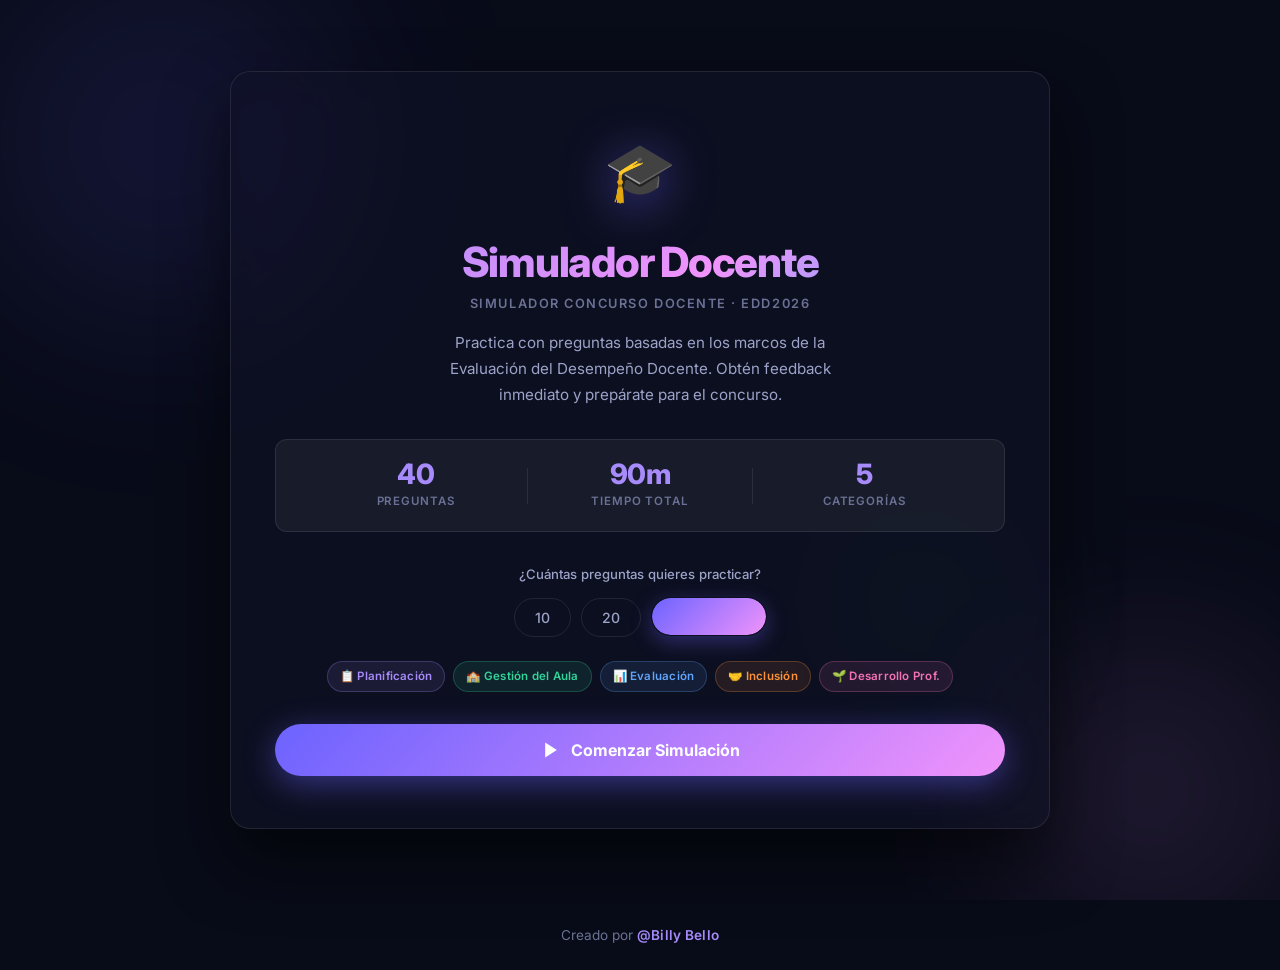
<file: index.html>
<!DOCTYPE html>
<html lang="es">
<head>
  <meta charset="UTF-8">
  <meta name="viewport" content="width=device-width, initial-scale=1.0">
  <meta name="description" content="Simulador interactivo para prepararte en el Concurso Docente y la Evaluación del Desempeño Docente (EDD). Practica con 30 preguntas reales con feedback inmediato y temporizador.">
  <title>SimulaDocente — Evaluacion Docente EDD</title>
  <link rel="preconnect" href="https://fonts.googleapis.com">
  <link rel="preconnect" href="https://fonts.gstatic.com" crossorigin>
  <link href="https://fonts.googleapis.com/css2?family=Inter:ital,wght@0,300;0,400;0,500;0,600;0,700;0,800;1,400&display=swap" rel="stylesheet">
  <link rel="stylesheet" href="css/styles.css">
</head>
<body>

  <!-- ═══════════════════════════════════════
       PANTALLA DE INICIO
  ═══════════════════════════════════════ -->
  <div id="screen-home" class="screen active">
    <div class="hero-bg" aria-hidden="true">
      <div class="blob blob-1"></div>
      <div class="blob blob-2"></div>
      <div class="blob blob-3"></div>
    </div>
    <div class="container">
      <div class="home-card glass">
        <span class="logo-icon" aria-hidden="true">🎓</span>
        <h1 class="hero-title">Simulador Docente</h1>
        <p class="hero-subtitle">Simulador Concurso Docente · EDD2026</p>
        <p class="hero-desc">
          Practica con preguntas basadas en los marcos de la Evaluación del Desempeño Docente.
          Obtén feedback inmediato y prepárate para el concurso.
        </p>

        <div class="stats-row" role="list" aria-label="Estadísticas del simulador">
          <div class="stat-item" role="listitem">
            <span class="stat-num" id="stat-total">40</span>
            <span class="stat-label">Preguntas</span>
          </div>
          <div class="stat-divider" aria-hidden="true"></div>
          <div class="stat-item" role="listitem">
            <span class="stat-num">90m</span>
            <span class="stat-label">Tiempo Total</span>
          </div>
          <div class="stat-divider" aria-hidden="true"></div>
          <div class="stat-item" role="listitem">
            <span class="stat-num">5</span>
            <span class="stat-label">Categorías</span>
          </div>
        </div>

        <div class="config-section">
          <p class="config-label">¿Cuántas preguntas quieres practicar?</p>
          <div class="btn-group" role="group" aria-label="Número de preguntas">
            <button class="btn-config" id="cfg-10" data-n="10" onclick="setN(10)">10</button>
            <button class="btn-config" id="cfg-20" data-n="20" onclick="setN(20)">20</button>
            <button class="btn-config active" id="cfg-40" data-n="40" onclick="setN(40)">Todas (40)</button>
          </div>
        </div>

        <div class="categories-row">
          <span class="cat-chip" style="--cat-color:#a78bfa">📋 Planificación</span>
          <span class="cat-chip" style="--cat-color:#34d399">🏫 Gestión del Aula</span>
          <span class="cat-chip" style="--cat-color:#60a5fa">📊 Evaluación</span>
          <span class="cat-chip" style="--cat-color:#fb923c">🤝 Inclusión</span>
          <span class="cat-chip" style="--cat-color:#f472b6">🌱 Desarrollo Prof.</span>
        </div>

        <button class="btn-primary btn-full" id="btn-start" onclick="startQuiz()">
          <svg width="20" height="20" viewBox="0 0 24 24" fill="currentColor" aria-hidden="true"><polygon points="5 3 19 12 5 21 5 3"/></svg>
          Comenzar Simulación
        </button>
      </div>
    </div>
  </div>

  <!-- ═══════════════════════════════════════
       PANTALLA DE QUIZ
  ═══════════════════════════════════════ -->
  <div id="screen-quiz" class="screen">
    <!-- Header fijo -->
    <header class="quiz-header" role="banner">
      <div class="quiz-meta">
        <span id="q-counter" class="q-counter" aria-live="polite">1 / 10</span>
        <span id="q-category" class="badge">Planificación</span>
      </div>
      <div class="timer-box" id="timer-box" role="timer" aria-label="Tiempo restante">
        <svg width="15" height="15" viewBox="0 0 24 24" fill="none" stroke="currentColor" stroke-width="2.5" aria-hidden="true"><circle cx="12" cy="12" r="10"/><polyline points="12 6 12 12 16 14"/></svg>
        <span id="timer-display">40</span><span>s</span>
      </div>
    </header>

    <!-- Barra de progreso -->
    <div class="progress-bar-wrap" role="progressbar" aria-valuemin="0" aria-valuemax="100" aria-valuenow="0">
      <div class="progress-bar" id="progress-bar"></div>
    </div>

    <main class="container" id="quiz-main">
      <div class="question-card glass" id="question-card">
        <p class="question-text" id="question-text">Cargando pregunta...</p>

        <div class="options-grid" id="options-grid" role="list"></div>

        <!-- Feedback -->
        <div class="feedback-box" id="feedback-box" style="display:none" role="alert" aria-live="assertive">
          <span class="feedback-icon" id="feedback-icon" aria-hidden="true"></span>
          <div class="feedback-content">
            <strong id="feedback-headline"></strong>
            <p id="feedback-text"></p>
          </div>
        </div>

        <!-- Botón siguiente -->
        <div class="btn-next-wrap" id="btn-next-wrap" style="display:none">
          <button class="btn-next" id="btn-next" onclick="nextQuestion()">
            Siguiente pregunta
            <svg width="16" height="16" viewBox="0 0 24 24" fill="none" stroke="currentColor" stroke-width="2.5" aria-hidden="true"><path d="m9 18 6-6-6-6"/></svg>
          </button>
        </div>
      </div>
    </main>
  </div>

  <!-- ═══════════════════════════════════════
       PANTALLA DE RESULTADOS
  ═══════════════════════════════════════ -->
  <div id="screen-result" class="screen">
    <div class="hero-bg" aria-hidden="true">
      <div class="blob blob-1"></div>
      <div class="blob blob-2"></div>
    </div>
    <div class="container container-result">
      <div class="result-card glass">

        <div class="result-top">
          <span id="result-emoji" class="result-emoji" aria-hidden="true">🏆</span>
          <h2 id="result-title" class="result-title">¡Excelente!</h2>
          <p id="result-subtitle" class="result-subtitle">Sigue así para el concurso</p>
        </div>

        <!-- Arco de puntuación -->
        <div class="score-circle" aria-label="Puntuación visual">
          <svg viewBox="0 0 120 120" aria-hidden="true">
            <circle cx="60" cy="60" r="50" fill="none" stroke="rgba(255,255,255,0.07)" stroke-width="9"/>
            <circle cx="60" cy="60" r="50" fill="none" stroke="url(#scoreGrad)"
              stroke-width="9" stroke-dasharray="314" id="score-arc"
              stroke-dashoffset="314" stroke-linecap="round"
              transform="rotate(-90 60 60)"/>
            <defs>
              <linearGradient id="scoreGrad" x1="0" y1="0" x2="1" y2="0">
                <stop offset="0%" stop-color="#6c63ff"/>
                <stop offset="100%" stop-color="#f093fb"/>
              </linearGradient>
            </defs>
          </svg>
          <div class="score-text" aria-live="polite">
            <span id="score-num" class="score-num">0</span>
            <span id="score-denom" class="score-denom">/10</span>
          </div>
        </div>

        <!-- Estadísticas -->
        <div class="result-stats" role="list">
          <div class="r-stat r-correct" role="listitem">
            <span id="r-correct">0</span>
            <label>Correctas</label>
          </div>
          <div class="r-stat r-wrong" role="listitem">
            <span id="r-wrong">0</span>
            <label>Incorrectas</label>
          </div>
          <div class="r-stat r-pct" role="listitem">
            <span id="r-pct">0%</span>
            <label>Porcentaje</label>
          </div>
        </div>

        <!-- Revisión de respuestas -->
        <div class="review-section">
          <h3 class="review-title">
            <svg width="16" height="16" viewBox="0 0 24 24" fill="none" stroke="currentColor" stroke-width="2" aria-hidden="true"><path d="M14 2H6a2 2 0 0 0-2 2v16a2 2 0 0 0 2 2h12a2 2 0 0 0 2-2V8z"/><polyline points="14 2 14 8 20 8"/><line x1="16" y1="13" x2="8" y2="13"/><line x1="16" y1="17" x2="8" y2="17"/><polyline points="10 9 9 9 8 9"/></svg>
            Revisión de Respuestas
          </h3>
          <div id="review-list" class="review-list" role="list"></div>
        </div>

        <!-- Acciones -->
        <div class="result-actions">
          <button class="btn-primary" id="btn-retry" onclick="restartQuiz()">
            <svg width="17" height="17" viewBox="0 0 24 24" fill="none" stroke="currentColor" stroke-width="2.5" aria-hidden="true"><path d="M3 12a9 9 0 1 0 9-9 9.75 9.75 0 0 0-6.74 2.74L3 8"/><path d="M3 3v5h5"/></svg>
            Volver a intentar
          </button>
          <button class="btn-secondary" id="btn-home" onclick="goHome()">
            <svg width="17" height="17" viewBox="0 0 24 24" fill="none" stroke="currentColor" stroke-width="2" aria-hidden="true"><path d="m3 9 9-7 9 7v11a2 2 0 0 1-2 2H5a2 2 0 0 1-2-2z"/><polyline points="9 22 9 12 15 12 15 22"/></svg>
            Inicio
          </button>
        </div>

      </div>
    </div>
  </div>
  <footer class="app-footer">
    Creado por <span class="footer-author">@Billy Bello</span>
  </footer>

  <script src="data/preguntas.js"></script>
  <script src="js/app.js"></script>
</body>
</html>
</file>
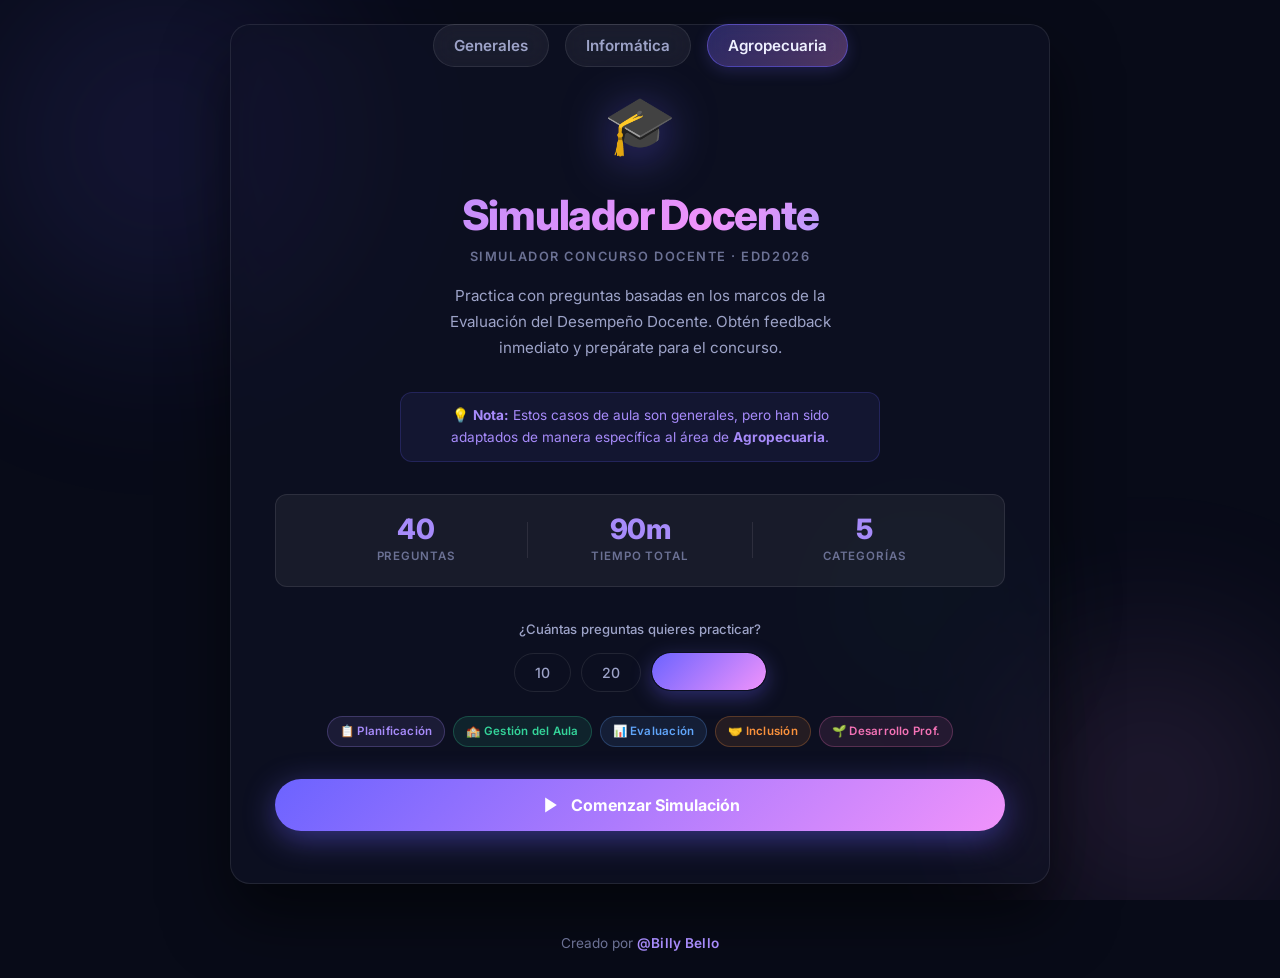
<file: agropecuaria.html>
<!DOCTYPE html>
<html lang="es">
<head>
  <meta charset="UTF-8">
  <meta name="viewport" content="width=device-width, initial-scale=1.0">
  <meta name="description" content="Simulador interactivo para prepararte en el Concurso Docente y la Evaluación del Desempeño Docente (EDD). Practica con 30 preguntas reales con feedback inmediato y temporizador.">
  <title>SimulaDocente — Evaluacion Docente EDD</title>
  <link rel="preconnect" href="https://fonts.googleapis.com">
  <link rel="preconnect" href="https://fonts.gstatic.com" crossorigin>
  <link href="https://fonts.googleapis.com/css2?family=Inter:ital,wght@0,300;0,400;0,500;0,600;0,700;0,800;1,400&display=swap" rel="stylesheet">
  <link rel="stylesheet" href="css/styles.css">
</head>
<body>

  <!-- ═══════════════════════════════════════
       PANTALLA DE INICIO
  ═══════════════════════════════════════ -->
  <div id="screen-home" class="screen active">
    <nav class="top-nav">
      <a href="index.html" class="nav-link">Generales</a>
      <a href="informatica.html" class="nav-link">Informática</a>
      <a href="agropecuaria.html" class="nav-link active">Agropecuaria</a>
    </nav>
    <div class="hero-bg" aria-hidden="true">
      <div class="blob blob-1"></div>
      <div class="blob blob-2"></div>
      <div class="blob blob-3"></div>
    </div>
    <div class="container">
      <div class="home-card glass">
        <span class="logo-icon" aria-hidden="true">🎓</span>
        <h1 class="hero-title">Simulador Docente</h1>
        <p class="hero-subtitle">Simulador Concurso Docente · EDD2026</p>
        <p class="hero-desc">
          Practica con preguntas basadas en los marcos de la Evaluación del Desempeño Docente.
          Obtén feedback inmediato y prepárate para el concurso.
        </p>

        <div class="notice-desc">
          💡 <strong>Nota:</strong> Estos casos de aula son generales, pero han sido adaptados de manera específica al área de <strong>Agropecuaria</strong>.
        </div>

        <div class="stats-row" role="list" aria-label="Estadísticas del simulador">
          <div class="stat-item" role="listitem">
            <span class="stat-num" id="stat-total">40</span>
            <span class="stat-label">Preguntas</span>
          </div>
          <div class="stat-divider" aria-hidden="true"></div>
          <div class="stat-item" role="listitem">
            <span class="stat-num">90m</span>
            <span class="stat-label">Tiempo Total</span>
          </div>
          <div class="stat-divider" aria-hidden="true"></div>
          <div class="stat-item" role="listitem">
            <span class="stat-num">5</span>
            <span class="stat-label">Categorías</span>
          </div>
        </div>

        <div class="config-section">
          <p class="config-label">¿Cuántas preguntas quieres practicar?</p>
          <div class="btn-group" role="group" aria-label="Número de preguntas">
            <button class="btn-config" id="cfg-10" data-n="10" onclick="setN(10)">10</button>
            <button class="btn-config" id="cfg-20" data-n="20" onclick="setN(20)">20</button>
            <button class="btn-config active" id="cfg-40" data-n="40" onclick="setN(40)">Todas (40)</button>
          </div>
        </div>

        <div class="categories-row">
          <span class="cat-chip" style="--cat-color:#a78bfa">📋 Planificación</span>
          <span class="cat-chip" style="--cat-color:#34d399">🏫 Gestión del Aula</span>
          <span class="cat-chip" style="--cat-color:#60a5fa">📊 Evaluación</span>
          <span class="cat-chip" style="--cat-color:#fb923c">🤝 Inclusión</span>
          <span class="cat-chip" style="--cat-color:#f472b6">🌱 Desarrollo Prof.</span>
        </div>

        <button class="btn-primary btn-full" id="btn-start" onclick="startQuiz()">
          <svg width="20" height="20" viewBox="0 0 24 24" fill="currentColor" aria-hidden="true"><polygon points="5 3 19 12 5 21 5 3"/></svg>
          Comenzar Simulación
        </button>
      </div>
    </div>
  </div>

  <!-- ═══════════════════════════════════════
       PANTALLA DE QUIZ
  ═══════════════════════════════════════ -->
  <div id="screen-quiz" class="screen">
    <!-- Header fijo -->
    <header class="quiz-header" role="banner">
      <div class="quiz-meta">
        <span id="q-counter" class="q-counter" aria-live="polite">1 / 10</span>
        <span id="q-category" class="badge">Planificación</span>
      </div>
      <div class="timer-box" id="timer-box" role="timer" aria-label="Tiempo restante">
        <svg width="15" height="15" viewBox="0 0 24 24" fill="none" stroke="currentColor" stroke-width="2.5" aria-hidden="true"><circle cx="12" cy="12" r="10"/><polyline points="12 6 12 12 16 14"/></svg>
        <span id="timer-display">40</span><span>s</span>
      </div>
    </header>

    <!-- Barra de progreso -->
    <div class="progress-bar-wrap" role="progressbar" aria-valuemin="0" aria-valuemax="100" aria-valuenow="0">
      <div class="progress-bar" id="progress-bar"></div>
    </div>

    <main class="container" id="quiz-main">
      <div class="question-card glass" id="question-card">
        <p class="question-text" id="question-text">Cargando pregunta...</p>

        <div class="options-grid" id="options-grid" role="list"></div>

        <!-- Feedback -->
        <div class="feedback-box" id="feedback-box" style="display:none" role="alert" aria-live="assertive">
          <span class="feedback-icon" id="feedback-icon" aria-hidden="true"></span>
          <div class="feedback-content">
            <strong id="feedback-headline"></strong>
            <p id="feedback-text"></p>
          </div>
        </div>

        <!-- Botón siguiente -->
        <div class="btn-next-wrap" id="btn-next-wrap" style="display:none">
          <button class="btn-next" id="btn-next" onclick="nextQuestion()">
            Siguiente pregunta
            <svg width="16" height="16" viewBox="0 0 24 24" fill="none" stroke="currentColor" stroke-width="2.5" aria-hidden="true"><path d="m9 18 6-6-6-6"/></svg>
          </button>
        </div>
      </div>
    </main>
  </div>

  <!-- ═══════════════════════════════════════
       PANTALLA DE RESULTADOS
  ═══════════════════════════════════════ -->
  <div id="screen-result" class="screen">
    <div class="hero-bg" aria-hidden="true">
      <div class="blob blob-1"></div>
      <div class="blob blob-2"></div>
    </div>
    <div class="container container-result">
      <div class="result-card glass">

        <div class="result-top">
          <span id="result-emoji" class="result-emoji" aria-hidden="true">🏆</span>
          <h2 id="result-title" class="result-title">¡Excelente!</h2>
          <p id="result-subtitle" class="result-subtitle">Sigue así para el concurso</p>
        </div>

        <!-- Arco de puntuación -->
        <div class="score-circle" aria-label="Puntuación visual">
          <svg viewBox="0 0 120 120" aria-hidden="true">
            <circle cx="60" cy="60" r="50" fill="none" stroke="rgba(255,255,255,0.07)" stroke-width="9"/>
            <circle cx="60" cy="60" r="50" fill="none" stroke="url(#scoreGrad)"
              stroke-width="9" stroke-dasharray="314" id="score-arc"
              stroke-dashoffset="314" stroke-linecap="round"
              transform="rotate(-90 60 60)"/>
            <defs>
              <linearGradient id="scoreGrad" x1="0" y1="0" x2="1" y2="0">
                <stop offset="0%" stop-color="#6c63ff"/>
                <stop offset="100%" stop-color="#f093fb"/>
              </linearGradient>
            </defs>
          </svg>
          <div class="score-text" aria-live="polite">
            <span id="score-num" class="score-num">0</span>
            <span id="score-denom" class="score-denom">/10</span>
          </div>
        </div>

        <!-- Estadísticas -->
        <div class="result-stats" role="list">
          <div class="r-stat r-correct" role="listitem">
            <span id="r-correct">0</span>
            <label>Correctas</label>
          </div>
          <div class="r-stat r-wrong" role="listitem">
            <span id="r-wrong">0</span>
            <label>Incorrectas</label>
          </div>
          <div class="r-stat r-pct" role="listitem">
            <span id="r-pct">0%</span>
            <label>Porcentaje</label>
          </div>
        </div>

        <!-- Revisión de respuestas -->
        <div class="review-section">
          <h3 class="review-title">
            <svg width="16" height="16" viewBox="0 0 24 24" fill="none" stroke="currentColor" stroke-width="2" aria-hidden="true"><path d="M14 2H6a2 2 0 0 0-2 2v16a2 2 0 0 0 2 2h12a2 2 0 0 0 2-2V8z"/><polyline points="14 2 14 8 20 8"/><line x1="16" y1="13" x2="8" y2="13"/><line x1="16" y1="17" x2="8" y2="17"/><polyline points="10 9 9 9 8 9"/></svg>
            Revisión de Respuestas
          </h3>
          <div id="review-list" class="review-list" role="list"></div>
        </div>

        <!-- Acciones -->
        <div class="result-actions">
          <button class="btn-primary" id="btn-retry" onclick="restartQuiz()">
            <svg width="17" height="17" viewBox="0 0 24 24" fill="none" stroke="currentColor" stroke-width="2.5" aria-hidden="true"><path d="M3 12a9 9 0 1 0 9-9 9.75 9.75 0 0 0-6.74 2.74L3 8"/><path d="M3 3v5h5"/></svg>
            Volver a intentar
          </button>
          <button class="btn-secondary" id="btn-home" onclick="goHome()">
            <svg width="17" height="17" viewBox="0 0 24 24" fill="none" stroke="currentColor" stroke-width="2" aria-hidden="true"><path d="m3 9 9-7 9 7v11a2 2 0 0 1-2 2H5a2 2 0 0 1-2-2z"/><polyline points="9 22 9 12 15 12 15 22"/></svg>
            Inicio
          </button>
        </div>

      </div>
    </div>
  </div>
  <footer class="app-footer">
    Creado por <span class="footer-author">@Billy Bello</span>
  </footer>

  <script src="data/preguntas_agropecuaria.js"></script>
  <script src="js/app.js"></script>
</body>
</html>
</file>
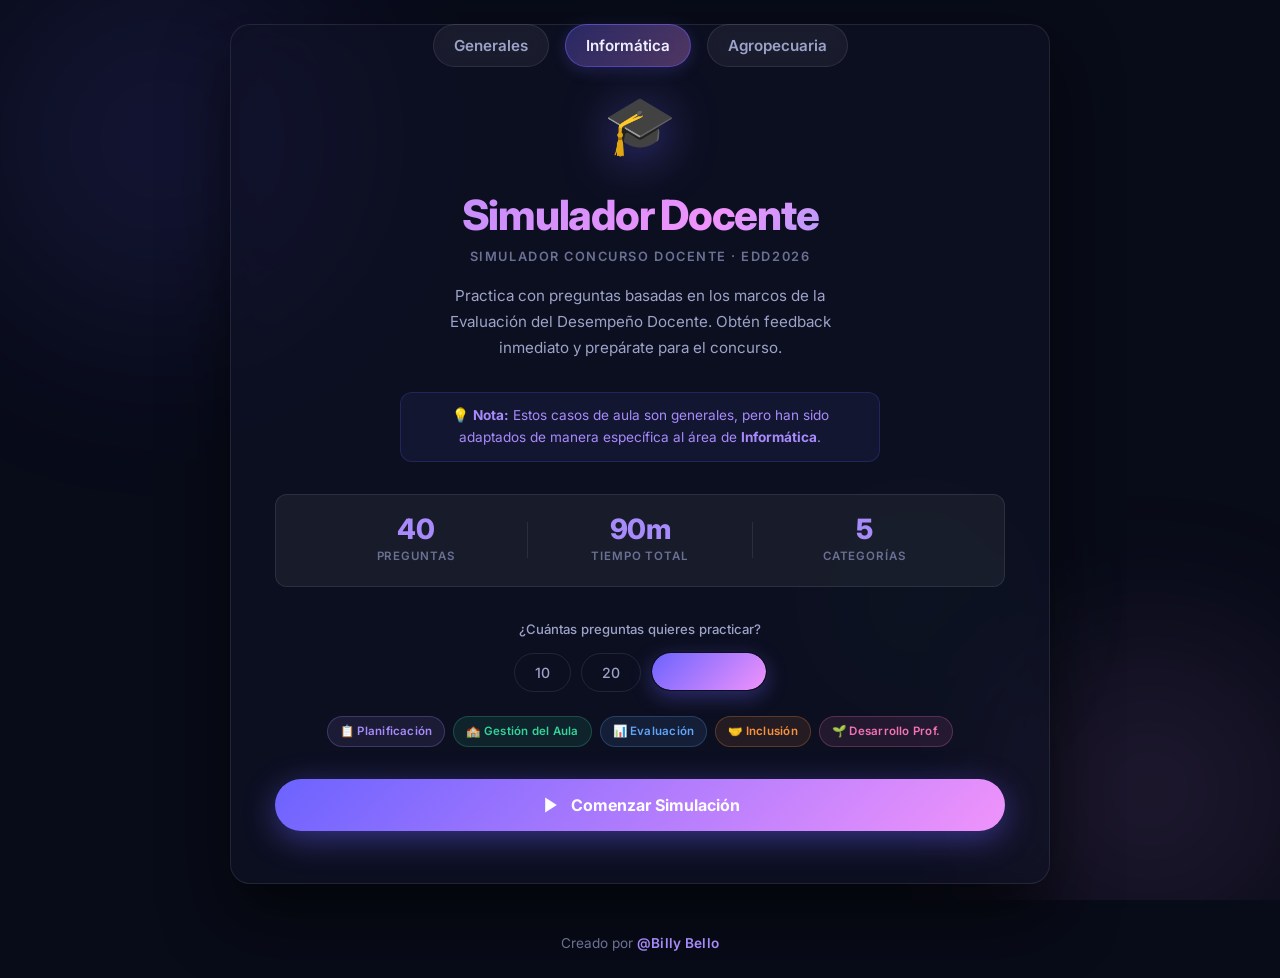
<file: informatica.html>
<!DOCTYPE html>
<html lang="es">
<head>
  <meta charset="UTF-8">
  <meta name="viewport" content="width=device-width, initial-scale=1.0">
  <meta name="description" content="Simulador interactivo para prepararte en el Concurso Docente y la Evaluación del Desempeño Docente (EDD). Practica con 30 preguntas reales con feedback inmediato y temporizador.">
  <title>SimulaDocente — Evaluacion Docente EDD</title>
  <link rel="preconnect" href="https://fonts.googleapis.com">
  <link rel="preconnect" href="https://fonts.gstatic.com" crossorigin>
  <link href="https://fonts.googleapis.com/css2?family=Inter:ital,wght@0,300;0,400;0,500;0,600;0,700;0,800;1,400&display=swap" rel="stylesheet">
  <link rel="stylesheet" href="css/styles.css">
</head>
<body>

  <!-- ═══════════════════════════════════════
       PANTALLA DE INICIO
  ═══════════════════════════════════════ -->
  <div id="screen-home" class="screen active">
    <nav class="top-nav">
      <a href="index.html" class="nav-link">Generales</a>
      <a href="informatica.html" class="nav-link active">Informática</a>
      <a href="agropecuaria.html" class="nav-link">Agropecuaria</a>
    </nav>
    <div class="hero-bg" aria-hidden="true">
      <div class="blob blob-1"></div>
      <div class="blob blob-2"></div>
      <div class="blob blob-3"></div>
    </div>
    <div class="container">
      <div class="home-card glass">
        <span class="logo-icon" aria-hidden="true">🎓</span>
        <h1 class="hero-title">Simulador Docente</h1>
        <p class="hero-subtitle">Simulador Concurso Docente · EDD2026</p>
        <p class="hero-desc">
          Practica con preguntas basadas en los marcos de la Evaluación del Desempeño Docente.
          Obtén feedback inmediato y prepárate para el concurso.
        </p>

        <div class="notice-desc">
          💡 <strong>Nota:</strong> Estos casos de aula son generales, pero han sido adaptados de manera específica al área de <strong>Informática</strong>.
        </div>

        <div class="stats-row" role="list" aria-label="Estadísticas del simulador">
          <div class="stat-item" role="listitem">
            <span class="stat-num" id="stat-total">40</span>
            <span class="stat-label">Preguntas</span>
          </div>
          <div class="stat-divider" aria-hidden="true"></div>
          <div class="stat-item" role="listitem">
            <span class="stat-num">90m</span>
            <span class="stat-label">Tiempo Total</span>
          </div>
          <div class="stat-divider" aria-hidden="true"></div>
          <div class="stat-item" role="listitem">
            <span class="stat-num">5</span>
            <span class="stat-label">Categorías</span>
          </div>
        </div>

        <div class="config-section">
          <p class="config-label">¿Cuántas preguntas quieres practicar?</p>
          <div class="btn-group" role="group" aria-label="Número de preguntas">
            <button class="btn-config" id="cfg-10" data-n="10" onclick="setN(10)">10</button>
            <button class="btn-config" id="cfg-20" data-n="20" onclick="setN(20)">20</button>
            <button class="btn-config active" id="cfg-40" data-n="40" onclick="setN(40)">Todas (40)</button>
          </div>
        </div>

        <div class="categories-row">
          <span class="cat-chip" style="--cat-color:#a78bfa">📋 Planificación</span>
          <span class="cat-chip" style="--cat-color:#34d399">🏫 Gestión del Aula</span>
          <span class="cat-chip" style="--cat-color:#60a5fa">📊 Evaluación</span>
          <span class="cat-chip" style="--cat-color:#fb923c">🤝 Inclusión</span>
          <span class="cat-chip" style="--cat-color:#f472b6">🌱 Desarrollo Prof.</span>
        </div>

        <button class="btn-primary btn-full" id="btn-start" onclick="startQuiz()">
          <svg width="20" height="20" viewBox="0 0 24 24" fill="currentColor" aria-hidden="true"><polygon points="5 3 19 12 5 21 5 3"/></svg>
          Comenzar Simulación
        </button>
      </div>
    </div>
  </div>

  <!-- ═══════════════════════════════════════
       PANTALLA DE QUIZ
  ═══════════════════════════════════════ -->
  <div id="screen-quiz" class="screen">
    <!-- Header fijo -->
    <header class="quiz-header" role="banner">
      <div class="quiz-meta">
        <span id="q-counter" class="q-counter" aria-live="polite">1 / 10</span>
        <span id="q-category" class="badge">Planificación</span>
      </div>
      <div class="timer-box" id="timer-box" role="timer" aria-label="Tiempo restante">
        <svg width="15" height="15" viewBox="0 0 24 24" fill="none" stroke="currentColor" stroke-width="2.5" aria-hidden="true"><circle cx="12" cy="12" r="10"/><polyline points="12 6 12 12 16 14"/></svg>
        <span id="timer-display">40</span><span>s</span>
      </div>
    </header>

    <!-- Barra de progreso -->
    <div class="progress-bar-wrap" role="progressbar" aria-valuemin="0" aria-valuemax="100" aria-valuenow="0">
      <div class="progress-bar" id="progress-bar"></div>
    </div>

    <main class="container" id="quiz-main">
      <div class="question-card glass" id="question-card">
        <p class="question-text" id="question-text">Cargando pregunta...</p>

        <div class="options-grid" id="options-grid" role="list"></div>

        <!-- Feedback -->
        <div class="feedback-box" id="feedback-box" style="display:none" role="alert" aria-live="assertive">
          <span class="feedback-icon" id="feedback-icon" aria-hidden="true"></span>
          <div class="feedback-content">
            <strong id="feedback-headline"></strong>
            <p id="feedback-text"></p>
          </div>
        </div>

        <!-- Botón siguiente -->
        <div class="btn-next-wrap" id="btn-next-wrap" style="display:none">
          <button class="btn-next" id="btn-next" onclick="nextQuestion()">
            Siguiente pregunta
            <svg width="16" height="16" viewBox="0 0 24 24" fill="none" stroke="currentColor" stroke-width="2.5" aria-hidden="true"><path d="m9 18 6-6-6-6"/></svg>
          </button>
        </div>
      </div>
    </main>
  </div>

  <!-- ═══════════════════════════════════════
       PANTALLA DE RESULTADOS
  ═══════════════════════════════════════ -->
  <div id="screen-result" class="screen">
    <div class="hero-bg" aria-hidden="true">
      <div class="blob blob-1"></div>
      <div class="blob blob-2"></div>
    </div>
    <div class="container container-result">
      <div class="result-card glass">

        <div class="result-top">
          <span id="result-emoji" class="result-emoji" aria-hidden="true">🏆</span>
          <h2 id="result-title" class="result-title">¡Excelente!</h2>
          <p id="result-subtitle" class="result-subtitle">Sigue así para el concurso</p>
        </div>

        <!-- Arco de puntuación -->
        <div class="score-circle" aria-label="Puntuación visual">
          <svg viewBox="0 0 120 120" aria-hidden="true">
            <circle cx="60" cy="60" r="50" fill="none" stroke="rgba(255,255,255,0.07)" stroke-width="9"/>
            <circle cx="60" cy="60" r="50" fill="none" stroke="url(#scoreGrad)"
              stroke-width="9" stroke-dasharray="314" id="score-arc"
              stroke-dashoffset="314" stroke-linecap="round"
              transform="rotate(-90 60 60)"/>
            <defs>
              <linearGradient id="scoreGrad" x1="0" y1="0" x2="1" y2="0">
                <stop offset="0%" stop-color="#6c63ff"/>
                <stop offset="100%" stop-color="#f093fb"/>
              </linearGradient>
            </defs>
          </svg>
          <div class="score-text" aria-live="polite">
            <span id="score-num" class="score-num">0</span>
            <span id="score-denom" class="score-denom">/10</span>
          </div>
        </div>

        <!-- Estadísticas -->
        <div class="result-stats" role="list">
          <div class="r-stat r-correct" role="listitem">
            <span id="r-correct">0</span>
            <label>Correctas</label>
          </div>
          <div class="r-stat r-wrong" role="listitem">
            <span id="r-wrong">0</span>
            <label>Incorrectas</label>
          </div>
          <div class="r-stat r-pct" role="listitem">
            <span id="r-pct">0%</span>
            <label>Porcentaje</label>
          </div>
        </div>

        <!-- Revisión de respuestas -->
        <div class="review-section">
          <h3 class="review-title">
            <svg width="16" height="16" viewBox="0 0 24 24" fill="none" stroke="currentColor" stroke-width="2" aria-hidden="true"><path d="M14 2H6a2 2 0 0 0-2 2v16a2 2 0 0 0 2 2h12a2 2 0 0 0 2-2V8z"/><polyline points="14 2 14 8 20 8"/><line x1="16" y1="13" x2="8" y2="13"/><line x1="16" y1="17" x2="8" y2="17"/><polyline points="10 9 9 9 8 9"/></svg>
            Revisión de Respuestas
          </h3>
          <div id="review-list" class="review-list" role="list"></div>
        </div>

        <!-- Acciones -->
        <div class="result-actions">
          <button class="btn-primary" id="btn-retry" onclick="restartQuiz()">
            <svg width="17" height="17" viewBox="0 0 24 24" fill="none" stroke="currentColor" stroke-width="2.5" aria-hidden="true"><path d="M3 12a9 9 0 1 0 9-9 9.75 9.75 0 0 0-6.74 2.74L3 8"/><path d="M3 3v5h5"/></svg>
            Volver a intentar
          </button>
          <button class="btn-secondary" id="btn-home" onclick="goHome()">
            <svg width="17" height="17" viewBox="0 0 24 24" fill="none" stroke="currentColor" stroke-width="2" aria-hidden="true"><path d="m3 9 9-7 9 7v11a2 2 0 0 1-2 2H5a2 2 0 0 1-2-2z"/><polyline points="9 22 9 12 15 12 15 22"/></svg>
            Inicio
          </button>
        </div>

      </div>
    </div>
  </div>
  <footer class="app-footer">
    Creado por <span class="footer-author">@Billy Bello</span>
  </footer>

  <script src="data/preguntas_informatica.js"></script>
  <script src="js/app.js"></script>
</body>
</html>
</file>
<file: css/styles.css>
/* ============================================================
   SimulaDocente — Hoja de estilos principal
   Diseño: dark mode premium · glassmorphism · micro-animaciones
   ============================================================ */

@import url('https://fonts.googleapis.com/css2?family=Inter:ital,wght@0,300;0,400;0,500;0,600;0,700;0,800;1,400&display=swap');

/* ── Reset y tokens ──────────────────────────────────────── */
*, *::before, *::after {
  box-sizing: border-box;
  margin: 0;
  padding: 0;
}

:root {
  /* Colores */
  --bg:           #080b18;
  --bg-2:         #0f1224;
  --surface:      rgba(255,255,255,0.05);
  --surface-h:    rgba(255,255,255,0.09);
  --border:       rgba(255,255,255,0.09);
  --border-h:     rgba(255,255,255,0.18);
  --text:         #eef0ff;
  --text-2:       #9da3c8;
  --text-3:       #6b7194;

  --accent-a:     #6c63ff;
  --accent-b:     #f093fb;
  --accent-mid:   #a78bfa;

  --ok:           #34d399;
  --ok-bg:        rgba(52,211,153,0.10);
  --ok-border:    rgba(52,211,153,0.30);

  --err:          #f87171;
  --err-bg:       rgba(248,113,113,0.08);
  --err-border:   rgba(248,113,113,0.28);

  --warn:         #fbbf24;
  --warn-bg:      rgba(251,191,36,0.10);
  --warn-border:  rgba(251,191,36,0.30);

  /* Espaciado */
  --r:    20px;
  --r-sm: 12px;
  --r-xs: 8px;

  /* Sombras */
  --shadow:    0 32px 64px rgba(0,0,0,0.55);
  --shadow-sm: 0 8px 24px rgba(0,0,0,0.35);

  /* Transición */
  --t: 0.28s cubic-bezier(0.4, 0, 0.2, 1);
}

html {
  scroll-behavior: smooth;
}
body {
  min-height: 100vh;
  background: var(--bg);
  color: var(--text);
  font-family: 'Inter', system-ui, sans-serif;
  font-size: 16px;
  line-height: 1.65;
  overflow-x: hidden;
  -webkit-font-smoothing: antialiased;
}

/* ── Pantallas ───────────────────────────────────────────── */
.screen {
  display: none;
  min-height: 100vh;
  position: relative;
}
.screen.active {
  display: flex;
  flex-direction: column;
  align-items: center;
  justify-content: center;
  animation: screenIn 0.5s ease both;
}
#screen-quiz.active {
  justify-content: flex-start;
}
@keyframes screenIn {
  from { opacity: 0; }
  to   { opacity: 1; }
}

/* ── Fondo blob ──────────────────────────────────────────── */
.hero-bg {
  position: fixed;
  inset: 0;
  pointer-events: none;
  z-index: 0;
  overflow: hidden;
}
.blob {
  position: absolute;
  border-radius: 50%;
  filter: blur(90px);
  opacity: 0.18;
  will-change: transform;
}
.blob-1 {
  width: 560px; height: 560px;
  background: radial-gradient(circle, #6c63ff, transparent 70%);
  top: -140px; left: -120px;
  animation: drift 10s ease-in-out infinite;
}
.blob-2 {
  width: 420px; height: 420px;
  background: radial-gradient(circle, #f093fb, transparent 70%);
  bottom: -100px; right: -80px;
  animation: drift 12s ease-in-out infinite reverse;
}
.blob-3 {
  width: 300px; height: 300px;
  background: radial-gradient(circle, #34d399, transparent 70%);
  top: 50%; left: 60%;
  opacity: 0.08;
  animation: drift 14s ease-in-out infinite;
}
@keyframes drift {
  0%, 100% { transform: translate(0, 0) scale(1); }
  33%       { transform: translate(20px, -30px) scale(1.04); }
  66%       { transform: translate(-15px, 20px) scale(0.97); }
}

/* ── Contenedor ──────────────────────────────────────────── */
.container {
  width: 100%;
  max-width: 860px;
  padding: 24px 20px;
  position: relative;
  z-index: 1;
}
.container-result {
  max-width: 900px;
  padding-top: 40px;
  padding-bottom: 40px;
}

/* ── Glass card ──────────────────────────────────────────── */
.glass {
  background: rgba(15,18,36,0.7);
  backdrop-filter: blur(24px) saturate(160%);
  -webkit-backdrop-filter: blur(24px) saturate(160%);
  border: 1px solid var(--border);
  border-radius: var(--r);
  box-shadow: var(--shadow);
}

/* ════════════════════════════════════════
   PANTALLA HOME
   ════════════════════════════════════════ */
.home-card {
  padding: 52px 44px;
  text-align: center;
  animation: cardIn 0.65s cubic-bezier(0.34,1.56,0.64,1) both;
}
@keyframes cardIn {
  from { opacity: 0; transform: translateY(36px) scale(0.97); }
  to   { opacity: 1; transform: translateY(0) scale(1); }
}

.logo-icon {
  display: inline-block;
  font-size: 3.6rem;
  margin-bottom: 20px;
  filter: drop-shadow(0 8px 24px rgba(108,99,255,0.5));
  animation: iconBounce 3s ease-in-out infinite;
}
@keyframes iconBounce {
  0%, 100% { transform: translateY(0) rotate(-2deg); }
  50%       { transform: translateY(-10px) rotate(2deg); }
}

.hero-title {
  font-size: 2.6rem;
  font-weight: 800;
  letter-spacing: -0.03em;
  background: linear-gradient(135deg, #a78bfa 0%, #f093fb 60%, #60a5fa 100%);
  -webkit-background-clip: text;
  -webkit-text-fill-color: transparent;
  background-clip: text;
  margin-bottom: 6px;
  line-height: 1.15;
}
.hero-subtitle {
  font-size: 0.8rem;
  color: var(--text-3);
  font-weight: 600;
  letter-spacing: 0.12em;
  text-transform: uppercase;
  margin-bottom: 16px;
}
.hero-desc {
  color: var(--text-2);
  font-size: 0.95rem;
  max-width: 420px;
  margin: 0 auto 32px;
  line-height: 1.7;
}

/* Stats */
.stats-row {
  display: flex;
  align-items: center;
  justify-content: center;
  gap: 0;
  margin-bottom: 32px;
  padding: 20px 28px;
  background: var(--surface);
  border: 1px solid var(--border);
  border-radius: var(--r-sm);
}
.stat-item {
  flex: 1;
  display: flex;
  flex-direction: column;
  align-items: center;
  gap: 4px;
}
.stat-divider {
  width: 1px;
  height: 36px;
  background: var(--border);
}
.stat-num {
  font-size: 1.75rem;
  font-weight: 800;
  color: var(--accent-mid);
  letter-spacing: -0.02em;
  line-height: 1;
}
.stat-label {
  font-size: 0.72rem;
  color: var(--text-3);
  text-transform: uppercase;
  letter-spacing: 0.08em;
  font-weight: 600;
}

/* Config botones */
.config-section {
  margin-bottom: 24px;
}
.config-label {
  display: block;
  font-size: 0.82rem;
  color: var(--text-2);
  font-weight: 500;
  margin-bottom: 12px;
}
.btn-group {
  display: flex;
  gap: 10px;
  justify-content: center;
}
.btn-config {
  padding: 10px 20px;
  border-radius: 50px;
  border: 1px solid var(--border);
  background: transparent;
  color: var(--text-2);
  font-family: inherit;
  font-size: 0.88rem;
  font-weight: 500;
  cursor: pointer;
  transition: var(--t);
  position: relative;
  overflow: hidden;
}
.btn-config::before {
  content: '';
  position: absolute;
  inset: 0;
  background: linear-gradient(135deg, var(--accent-a), var(--accent-b));
  opacity: 0;
  transition: var(--t);
  border-radius: inherit;
}
.btn-config:hover::before,
.btn-config.active::before {
  opacity: 1;
}
.btn-config:hover,
.btn-config.active {
  border-color: transparent;
  color: white;
  transform: translateY(-1px);
  box-shadow: 0 6px 20px rgba(108,99,255,0.35);
}
.btn-config span { position: relative; z-index: 1; }

/* Categorías */
.categories-row {
  display: flex;
  flex-wrap: wrap;
  gap: 8px;
  justify-content: center;
  margin-bottom: 32px;
}
.cat-chip {
  display: inline-flex;
  align-items: center;
  gap: 5px;
  font-size: 0.72rem;
  font-weight: 600;
  padding: 5px 12px;
  border-radius: 50px;
  background: color-mix(in srgb, var(--cat-color) 10%, transparent);
  color: var(--cat-color);
  border: 1px solid color-mix(in srgb, var(--cat-color) 25%, transparent);
  letter-spacing: 0.02em;
  transition: var(--t);
}
.cat-chip:hover {
  transform: translateY(-1px);
  background: color-mix(in srgb, var(--cat-color) 18%, transparent);
}

/* ── Botones globales ─────────────────────────────────────── */
.btn-primary {
  display: inline-flex;
  align-items: center;
  justify-content: center;
  gap: 10px;
  padding: 16px 36px;
  background: linear-gradient(135deg, var(--accent-a) 0%, var(--accent-b) 100%);
  color: white;
  border: none;
  border-radius: 50px;
  font-family: inherit;
  font-size: 1rem;
  font-weight: 700;
  cursor: pointer;
  transition: var(--t);
  box-shadow: 0 8px 32px rgba(108,99,255,0.45);
  position: relative;
  overflow: hidden;
}
.btn-primary::after {
  content: '';
  position: absolute;
  inset: 0;
  background: white;
  opacity: 0;
  transition: var(--t);
  border-radius: inherit;
}
.btn-primary:hover {
  transform: translateY(-2px);
  box-shadow: 0 14px 40px rgba(108,99,255,0.60);
}
.btn-primary:hover::after { opacity: 0.07; }
.btn-primary:active {
  transform: translateY(0);
  box-shadow: 0 4px 16px rgba(108,99,255,0.4);
}
.btn-full { width: 100%; }

.btn-secondary {
  display: inline-flex;
  align-items: center;
  justify-content: center;
  gap: 8px;
  padding: 14px 30px;
  background: var(--surface);
  color: var(--text-2);
  border: 1px solid var(--border);
  border-radius: 50px;
  font-family: inherit;
  font-size: 0.95rem;
  font-weight: 500;
  cursor: pointer;
  transition: var(--t);
}
.btn-secondary:hover {
  background: var(--surface-h);
  color: var(--text);
  border-color: var(--border-h);
  transform: translateY(-1px);
}

/* ════════════════════════════════════════
   QUIZ SCREEN
   ════════════════════════════════════════ */
.quiz-header {
  width: 100%;
  display: flex;
  align-items: center;
  justify-content: space-between;
  padding: 14px 24px;
  position: sticky;
  top: 0;
  z-index: 20;
  background: rgba(8,11,24,0.85);
  backdrop-filter: blur(16px);
  border-bottom: 1px solid var(--border);
}
.quiz-meta {
  display: flex;
  align-items: center;
  gap: 12px;
}
.q-counter {
  font-size: 0.88rem;
  font-weight: 700;
  color: var(--text-2);
  font-variant-numeric: tabular-nums;
}
.badge {
  display: inline-flex;
  align-items: center;
  font-size: 0.68rem;
  font-weight: 700;
  padding: 4px 12px;
  border-radius: 50px;
  background: rgba(108,99,255,0.15);
  color: var(--accent-mid);
  border: 1px solid rgba(108,99,255,0.25);
  text-transform: uppercase;
  letter-spacing: 0.08em;
}

/* Timer */
.timer-box {
  display: flex;
  align-items: center;
  gap: 5px;
  font-size: 0.9rem;
  font-weight: 700;
  color: var(--text);
  padding: 7px 16px;
  border-radius: 50px;
  background: var(--surface);
  border: 1px solid var(--border);
  transition: all var(--t);
  font-variant-numeric: tabular-nums;
  min-width: 76px;
  justify-content: center;
}
.timer-box.warn {
  color: var(--warn);
  border-color: var(--warn-border);
  background: var(--warn-bg);
}
.timer-box.danger {
  color: var(--err);
  border-color: var(--err-border);
  background: var(--err-bg);
  animation: timerPulse 0.5s ease infinite;
}
.timer-box.timeout {
  color: var(--text-3);
  border-color: var(--border);
  background: var(--surface);
  animation: none;
}
@keyframes timerPulse {
  0%, 100% { opacity: 1; transform: scale(1); }
  50%       { opacity: 0.7; transform: scale(0.97); }
}

/* Barra de progreso */
.progress-bar-wrap {
  width: 100%;
  height: 3px;
  background: rgba(255,255,255,0.06);
  position: sticky;
  top: 53px;
  z-index: 19;
}
.progress-bar {
  height: 100%;
  background: linear-gradient(90deg, var(--accent-a), var(--accent-b));
  transition: width 0.55s cubic-bezier(0.4, 0, 0.2, 1);
  border-radius: 0 2px 2px 0;
  box-shadow: 0 0 8px rgba(108,99,255,0.6);
}

/* Card de pregunta */
.question-card {
  padding: 36px 36px 28px;
  margin-top: 20px;
}
.card-anim {
  animation: cardSlide 0.4s cubic-bezier(0.34,1.2,0.64,1) both;
}
@keyframes cardSlide {
  from { opacity: 0; transform: translateX(20px); }
  to   { opacity: 1; transform: translateX(0); }
}

.question-text {
  font-size: 1.08rem;
  font-weight: 400;
  line-height: 1.75;
  color: var(--text-2);
  margin-bottom: 28px;
}

.question-highlight {
  display: block;
  font-weight: 600;
  color: var(--text);
  font-size: 1.15rem;
  margin-top: 20px;
  padding-left: 16px;
  border-left: 4px solid var(--accent-a);
  background: rgba(108,99,255,0.05);
  padding: 14px 14px 14px 20px;
  border-radius: 0 var(--r-sm) var(--r-sm) 0;
}

/* Opciones */
.options-grid {
  display: flex;
  flex-direction: column;
  gap: 10px;
}
.option-btn {
  display: flex;
  align-items: center;
  gap: 14px;
  padding: 15px 18px;
  background: var(--surface);
  border: 1px solid var(--border);
  border-radius: var(--r-sm);
  color: var(--text);
  font-family: inherit;
  font-size: 0.94rem;
  font-weight: 400;
  text-align: left;
  cursor: pointer;
  transition: all var(--t);
  width: 100%;
  line-height: 1.5;
}
.option-btn:hover:not(:disabled) {
  background: rgba(108,99,255,0.10);
  border-color: rgba(108,99,255,0.35);
  transform: translateX(5px);
  box-shadow: inset 4px 0 0 var(--accent-a);
}
.option-letter {
  min-width: 30px;
  height: 30px;
  border-radius: var(--r-xs);
  background: rgba(255,255,255,0.06);
  border: 1px solid var(--border);
  display: flex;
  align-items: center;
  justify-content: center;
  font-size: 0.75rem;
  font-weight: 700;
  color: var(--text-3);
  transition: var(--t);
  flex-shrink: 0;
}
.option-text { flex: 1; }

/* Estados de respuesta */
.option-btn.opt-correct {
  background: var(--ok-bg);
  border-color: var(--ok-border);
  color: var(--ok);
  transform: translateX(5px);
  box-shadow: inset 4px 0 0 var(--ok);
}
.option-btn.opt-correct .option-letter {
  background: var(--ok);
  color: #0a1a12;
  border-color: var(--ok);
}
.option-btn.opt-wrong {
  background: var(--err-bg);
  border-color: var(--err-border);
  color: var(--err);
  transform: translateX(5px);
  box-shadow: inset 4px 0 0 var(--err);
}
.option-btn.opt-wrong .option-letter {
  background: var(--err);
  color: white;
  border-color: var(--err);
}
.option-btn.opt-disabled {
  opacity: 0.45;
  cursor: default;
}
.option-btn:disabled { cursor: default; }

/* Feedback */
.feedback-box {
  display: flex;
  align-items: flex-start;
  gap: 12px;
  padding: 16px 18px;
  border-radius: var(--r-sm);
  margin-top: 18px;
  border: 1px solid transparent;
  animation: fadeSlideUp 0.35s ease both;
}
@keyframes fadeSlideUp {
  from { opacity: 0; transform: translateY(8px); }
  to   { opacity: 1; transform: translateY(0); }
}
.feedback-box.fb-correct {
  background: var(--ok-bg);
  border-color: var(--ok-border);
}
.feedback-box.fb-wrong {
  background: var(--err-bg);
  border-color: var(--err-border);
}
.feedback-box.fb-timeout {
  background: var(--warn-bg);
  border-color: var(--warn-border);
}
.feedback-icon {
  font-size: 1.25rem;
  flex-shrink: 0;
  margin-top: 1px;
}
.feedback-content { flex: 1; }
.feedback-content strong {
  display: block;
  font-size: 0.9rem;
  font-weight: 700;
  margin-bottom: 3px;
  color: var(--text);
}
.feedback-content p {
  font-size: 0.85rem;
  color: var(--text-2);
  line-height: 1.55;
}

/* Botón siguiente */
.btn-next-wrap {
  margin-top: 20px;
  animation: fadeSlideUp 0.35s ease both;
}
.btn-next {
  display: inline-flex;
  align-items: center;
  gap: 8px;
  padding: 12px 26px;
  background: linear-gradient(135deg, var(--accent-a), var(--accent-b));
  border: none;
  border-radius: 50px;
  color: white;
  font-family: inherit;
  font-size: 0.92rem;
  font-weight: 700;
  cursor: pointer;
  transition: var(--t);
  box-shadow: 0 6px 22px rgba(108,99,255,0.38);
}
.btn-next:hover {
  transform: translateY(-2px);
  box-shadow: 0 10px 32px rgba(108,99,255,0.55);
}
.btn-next:active { transform: translateY(0); }

/* ════════════════════════════════════════
   PANTALLA DE RESULTADOS
   ════════════════════════════════════════ */
.result-card {
  padding: 48px 44px 40px;
  animation: cardIn 0.6s cubic-bezier(0.34,1.4,0.64,1) both;
}

.result-top {
  text-align: center;
  margin-bottom: 28px;
}
.result-emoji {
  display: block;
  font-size: 4rem;
  margin-bottom: 10px;
  animation: pop 0.5s cubic-bezier(0.34,1.7,0.64,1) 0.1s both;
}
@keyframes pop {
  from { transform: scale(0.3) rotate(-20deg); opacity: 0; }
  to   { transform: scale(1) rotate(0); opacity: 1; }
}
.result-title {
  font-size: 1.9rem;
  font-weight: 800;
  letter-spacing: -0.02em;
  background: linear-gradient(135deg, var(--accent-a), var(--accent-b));
  -webkit-background-clip: text;
  -webkit-text-fill-color: transparent;
  background-clip: text;
  margin-bottom: 6px;
}
.result-subtitle {
  font-size: 0.9rem;
  color: var(--text-2);
  font-weight: 400;
}

/* Arco SVG */
.score-circle {
  position: relative;
  width: 150px;
  height: 150px;
  margin: 0 auto 28px;
}
.score-circle svg {
  width: 100%;
  height: 100%;
  transform: rotate(0);
}
.score-text {
  position: absolute;
  inset: 0;
  display: flex;
  flex-direction: column;
  align-items: center;
  justify-content: center;
  line-height: 1;
}
.score-num {
  font-size: 2.5rem;
  font-weight: 800;
  color: var(--text);
  letter-spacing: -0.03em;
}
.score-denom {
  font-size: 0.9rem;
  color: var(--text-3);
  font-weight: 500;
  margin-top: 2px;
}

/* Stats de resultado */
.result-stats {
  display: flex;
  gap: 12px;
  margin-bottom: 32px;
}
.r-stat {
  flex: 1;
  display: flex;
  flex-direction: column;
  align-items: center;
  padding: 18px 12px;
  border-radius: var(--r-sm);
  background: var(--surface);
  border: 1px solid var(--border);
  transition: var(--t);
  gap: 4px;
}
.r-stat:hover { transform: translateY(-2px); }
.r-stat span {
  font-size: 1.8rem;
  font-weight: 800;
  letter-spacing: -0.02em;
  line-height: 1;
}
.r-stat label {
  font-size: 0.7rem;
  color: var(--text-3);
  font-weight: 600;
  text-transform: uppercase;
  letter-spacing: 0.07em;
}
.r-correct span { color: var(--ok); }
.r-wrong span   { color: var(--err); }
.r-pct span     { color: var(--accent-mid); }

/* Sección de revisión */
.review-section { margin-bottom: 28px; }
.review-title {
  display: flex;
  align-items: center;
  gap: 8px;
  font-size: 0.78rem;
  font-weight: 700;
  color: var(--text-3);
  text-transform: uppercase;
  letter-spacing: 0.1em;
  margin-bottom: 14px;
}
.review-list {
  display: flex;
  flex-direction: column;
  gap: 8px;
  max-height: 300px;
  overflow-y: auto;
  padding-right: 6px;
}
.review-list::-webkit-scrollbar { width: 4px; }
.review-list::-webkit-scrollbar-track { background: transparent; }

/* ── Navegación superior y Comunicados ───────────────────── */
.top-nav {
  display: flex;
  justify-content: center;
  gap: 16px;
  padding: 24px 20px;
  position: absolute;
  top: 0;
  width: 100%;
  z-index: 10;
}
.nav-link {
  color: var(--text-2);
  text-decoration: none;
  font-weight: 600;
  font-size: 0.95rem;
  padding: 8px 20px;
  border-radius: 50px;
  transition: var(--t);
  border: 1px solid var(--border);
  background: var(--surface);
  backdrop-filter: blur(12px);
}
.nav-link:hover {
  color: var(--text);
  background: var(--surface-h);
  border-color: var(--border-h);
  transform: translateY(-1px);
}
.nav-link.active {
  color: var(--text);
  background: linear-gradient(135deg, rgba(108,99,255,0.3), rgba(240,147,251,0.3));
  border-color: rgba(108,99,255,0.5);
  box-shadow: 0 4px 15px rgba(108,99,255,0.2);
}

.notice-desc {
  font-size: 0.85rem;
  color: var(--accent-mid);
  background: rgba(108,99,255,0.08);
  border: 1px solid rgba(108,99,255,0.2);
  padding: 12px 18px;
  border-radius: var(--r-sm);
  margin: 0 auto 32px;
  max-width: 480px;
  line-height: 1.6;
}
.review-list::-webkit-scrollbar-thumb {
  background: var(--border);
  border-radius: 2px;
}

.review-item {
  display: flex;
  align-items: flex-start;
  gap: 12px;
  padding: 13px 15px;
  border-radius: var(--r-sm);
  background: var(--surface);
  border: 1px solid var(--border);
  border-left-width: 3px;
  font-size: 0.83rem;
  line-height: 1.5;
  transition: var(--t);
}
.review-item:hover { background: var(--surface-h); }
.review-item.ri-ok  { border-left-color: var(--ok); }
.review-item.ri-err { border-left-color: var(--err); }
.review-icon {
  font-size: 1rem;
  flex-shrink: 0;
  margin-top: 1px;
}
.review-q {
  color: var(--text);
  font-weight: 500;
  margin-bottom: 4px;
  line-height: 1.45;
}
.review-ans {
  color: var(--text-3);
  font-size: 0.79rem;
}
.review-ans .ans-correct { color: var(--ok); font-weight: 600; }
.review-ans .ans-wrong   { color: var(--err); font-weight: 600; }

/* Acciones de resultado */
.result-actions {
  display: flex;
  gap: 12px;
  justify-content: center;
  flex-wrap: wrap;
}

/* ── Footer ──────────────────────────────────────────── */
.app-footer {
  text-align: center;
  padding: 24px;
  font-size: 0.85rem;
  color: var(--text-3);
  position: relative;
  z-index: 10;
}
.footer-author {
  color: var(--accent-mid);
  font-weight: 600;
  letter-spacing: 0.02em;
}

/* ── Responsive ──────────────────────────────────────────── */
@media (max-width: 640px) {
  .home-card,
  .result-card {
    padding: 36px 24px 28px;
    border-radius: var(--r-sm);
  }
  .hero-title { font-size: 2rem; }
  .question-card { padding: 24px 18px 20px; }
  .quiz-header { padding: 12px 16px; }
  .stats-row { padding: 16px 20px; }
  .stat-num { font-size: 1.4rem; }
  .result-stats { gap: 8px; }
  .r-stat span { font-size: 1.4rem; }
  .btn-group { gap: 6px; }
  .btn-config { padding: 9px 14px; font-size: 0.82rem; }
  .categories-row { gap: 6px; }
  .cat-chip { font-size: 0.67rem; padding: 4px 10px; }
  .result-actions { flex-direction: column; align-items: stretch; }
  .result-actions .btn-primary,
  .result-actions .btn-secondary { justify-content: center; }
  .score-circle { width: 130px; height: 130px; }
  .score-num { font-size: 2rem; }
}

@media (max-width: 380px) {
  .home-card { padding: 28px 16px; }
  .hero-title { font-size: 1.7rem; }
  .logo-icon  { font-size: 2.8rem; }
}

/* ── Scrollbar global ────────────────────────────────────── */
::-webkit-scrollbar { width: 6px; }
::-webkit-scrollbar-track { background: transparent; }
::-webkit-scrollbar-thumb {
  background: rgba(255,255,255,0.12);
  border-radius: 3px;
}
::-webkit-scrollbar-thumb:hover {
  background: rgba(255,255,255,0.22);
}
</file>
